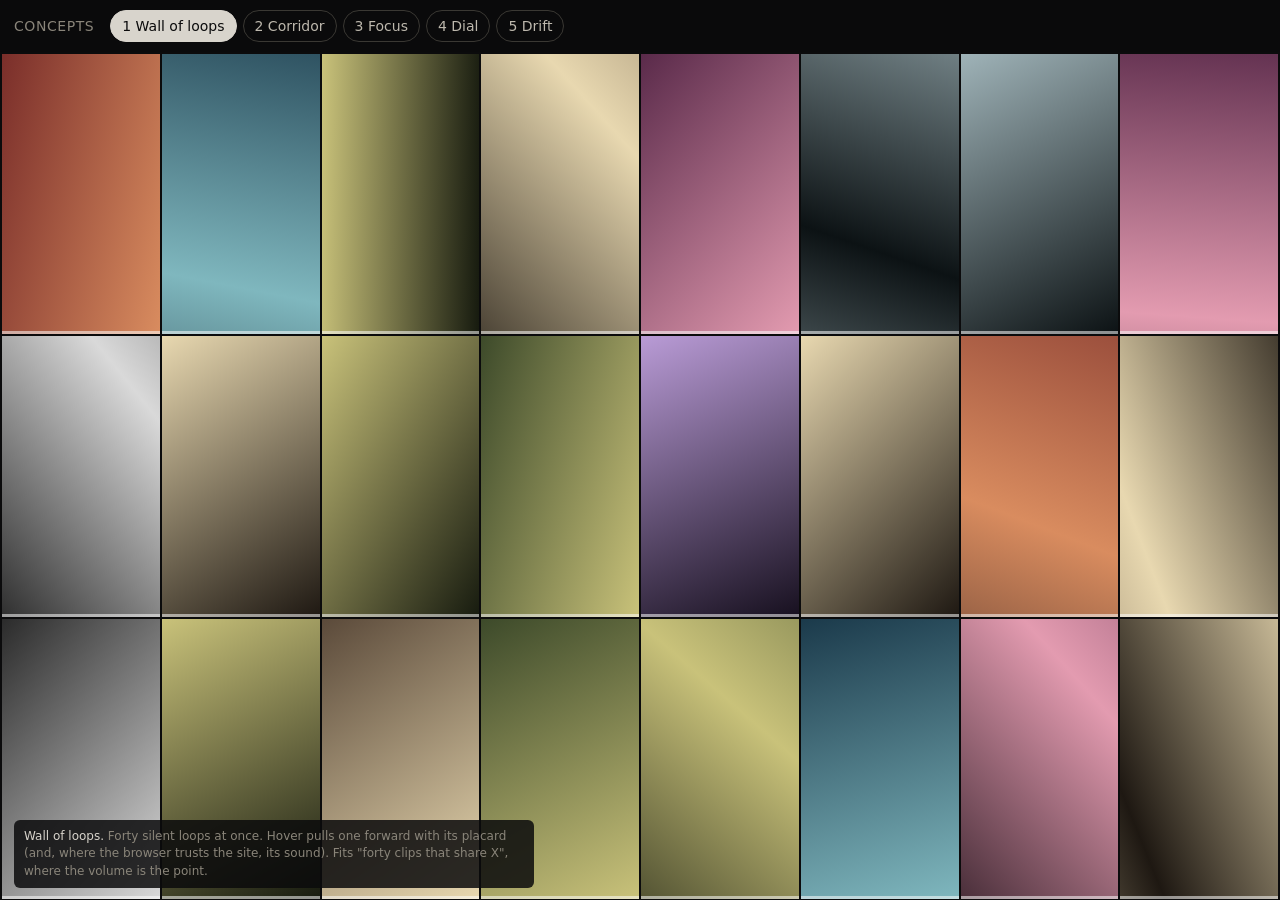
<file: docs/design-concepts.html>
<!doctype html>
<meta charset="utf-8">
<title>Design concepts (placeholders)</title>
<meta name="viewport" content="width=device-width,initial-scale=1">
<style>
*{box-sizing:border-box;margin:0}
html,body{height:100%;background:#0b0b0c;color:#d8d4cc;font:14px/1.45 ui-sans-serif,system-ui,sans-serif;overflow:hidden}
nav{position:fixed;top:0;left:0;right:0;z-index:50;display:flex;gap:6px;padding:10px 14px;background:#0b0b0cdd;backdrop-filter:blur(6px);align-items:center}
nav b{margin-right:10px;font-weight:500;letter-spacing:.04em;color:#8a857a}
nav button{background:none;border:1px solid #3a3833;color:#bdb8ad;padding:5px 11px;border-radius:99px;cursor:pointer;font:inherit}
nav button.on{background:#d8d4cc;color:#0b0b0c;border-color:#d8d4cc}
.view{position:absolute;inset:0;padding-top:52px;display:none;overflow:auto}
.view.on{display:block}
.note{position:fixed;left:14px;bottom:12px;z-index:40;max-width:520px;font-size:12px;color:#8a857a;background:#0b0b0cd9;padding:8px 10px;border-radius:6px}
.note em{color:#d8d4cc;font-style:normal}

/* placeholder "clip": a moving gradient standing in for a looping video */
.clip{position:relative;overflow:hidden;background:var(--g);background-size:300% 300%;animation:shift var(--d,6s) ease-in-out infinite alternate}
.clip::after{content:"";position:absolute;left:0;bottom:0;height:3px;width:100%;background:#ffffff88;transform-origin:left;animation:bar var(--d,6s) linear infinite}
.clip .cap{position:absolute;left:8px;top:6px;font-size:11px;color:#fffc;text-shadow:0 1px 3px #000a;opacity:0;transition:.25s}
@keyframes shift{from{background-position:0 0}to{background-position:100% 100%}}
@keyframes bar{from{transform:scaleX(0)}to{transform:scaleX(1)}}

/* 1 wall */
#wall .grid{display:grid;grid-template-columns:repeat(8,1fr);gap:2px;padding:2px}
#wall .clip{aspect-ratio:9/16;transition:transform .3s,z-index 0s;cursor:pointer}
#wall .clip:hover{transform:scale(2.4);z-index:5;box-shadow:0 20px 60px #000}
#wall .clip:hover .cap{opacity:1}
/* 2 corridor */
#corr{padding:0}
#corr .spacer{height:520vh;position:relative}
#corr .stick{position:sticky;top:0;height:100vh;overflow:hidden}
#corr .track{position:absolute;top:0;left:0;height:100%;display:flex;align-items:center;gap:7vw;padding:0 12vw;will-change:transform}
#corr .clip{flex:none;border-radius:2px}
#corr .lab{position:absolute;bottom:-26px;left:0;font-size:12px;color:#8a857a;white-space:nowrap}
#corr .item{position:relative;flex:none}
/* 3 focus */
#focus{padding:0;scroll-snap-type:y mandatory}
#focus .slide{height:100vh;scroll-snap-align:start;position:relative;overflow:hidden}
#focus .slide .clip{position:absolute;inset:0;transform:scale(1.08);transition:transform 2.2s,opacity 1s;opacity:.25}
#focus .slide.in .clip{transform:scale(1);opacity:1}
#focus .meta{position:absolute;left:5vw;bottom:8vh;font-size:13px;letter-spacing:.04em;text-shadow:0 2px 12px #000;opacity:0;transform:translateY(12px);transition:.9s .5s}
#focus .slide.in .meta{opacity:1;transform:none}
#focus .badge{position:absolute;right:20px;top:64px;font-size:11px;padding:4px 9px;border:1px solid #fff6;border-radius:99px;background:#0008}
/* 4 dial */
#dial{display:none;place-items:center}
#dial.on{display:grid}
#dial .ring{position:relative;width:min(78vh,78vw);aspect-ratio:1;border:1px solid #2d2b27;border-radius:50%}
#dial .ring::before{content:"";position:absolute;inset:18%;border:1px dashed #23211e;border-radius:50%}
#dial .clip{position:absolute;width:11%;aspect-ratio:9/16;transform:translate(-50%,-50%);transition:transform .35s;cursor:pointer;border-radius:2px}
#dial .clip:hover{transform:translate(-50%,-50%) scale(3);z-index:9}
#dial .clip:hover .cap{opacity:1}
#dial .h{position:absolute;font-size:11px;color:#6d695f;transform:translate(-50%,-50%)}
#dial .mid{position:absolute;inset:0;display:grid;place-items:center;text-align:center;color:#8a857a;pointer-events:none}
/* 5 drift */
#drift{overflow:hidden}
#drift .clip{position:absolute;cursor:pointer;box-shadow:0 10px 40px #0008;transition:box-shadow .3s}
#drift .clip.top{z-index:20;box-shadow:0 30px 90px #000}
#drift .clip.top .cap{opacity:1}
</style>

<nav><b>CONCEPTS</b>
<button data-v="wall" class="on">1 Wall of loops</button><button data-v="corr">2 Corridor</button>
<button data-v="focus">3 Focus</button><button data-v="dial">4 Dial</button><button data-v="drift">5 Drift</button></nav>

<section class="view on" id="wall"><div class="grid"></div></section>
<section class="view" id="corr"><div class="spacer"><div class="stick"><div class="track"></div></div></div></section>
<section class="view" id="focus"></section>
<section class="view" id="dial"><div class="ring"><div class="mid">24 hours<br>position = local hour</div></div></section>
<section class="view" id="drift"></section>

<div class="note" id="note"></div>

<script>
const NOTES={
 wall:'<em>Wall of loops.</em> Forty silent loops at once. Hover pulls one forward with its placard (and, where the browser trusts the site, its sound). Fits "forty clips that share X", where the volume is the point.',
 corr:'<em>Corridor.</em> Scrolling down walks you sideways through clips at different scales; placards sit underneath like wall labels. Fits chronological or "spaces visited in order" exhibitions.',
 focus:'<em>Focus.</em> One clip fills the screen at a time and starts when it arrives (sound attempted, falls back to silent with a badge). Fits a few strong specimens where each deserves the whole room.',
 dial:'<em>Dial.</em> Layout is data: each clip sits at its local hour on a 24 h ring. The shape of a day appears without any caption. Fits "what else happens at this hour".',
 drift:'<em>Drift.</em> Clips of different sizes float slowly across a dark floor; click brings one forward. Fits loose, associative sets with no order.'
};
const PAL=[['#7a2e2a','#d98c5f','#2b1a1a'],['#1b3a4b','#7fb7be','#0d1b24'],['#3d4a2a','#c9c27a','#171b0f'],['#42305b','#b99bd6','#17101f'],
 ['#5b4a3a','#e8d8b0','#1e1812'],['#23323a','#9fb3b8','#0c1214'],['#5a2a4a','#e39bb0','#1b0e16'],['#2b2b2b','#d9d9d9','#0a0a0a']];
const PL=['Minatomirai','Chita','Yokohama','Shibuya','Kamakura','Odaiba'],TOD=['dawn','morning','midday','afternoon','evening','night'];
let seed=7;const rnd=()=>(seed=(seed*16807)%2147483647)/2147483647;
const mk=(i,extra='')=>{const p=PAL[Math.floor(rnd()*PAL.length)],d=(2+rnd()*3).toFixed(1);
 const e=document.createElement('div');e.className='clip';
 e.style.setProperty('--g',`linear-gradient(${Math.floor(rnd()*360)}deg,${p[0]},${p[1]},${p[2]},${p[1]})`);e.style.setProperty('--d',d+'s');
 e.innerHTML=`<span class="cap">${PL[i%PL.length]} · ${TOD[i%6]} · ${d} s</span>`;return e;};

// 1 wall
const g=document.querySelector('#wall .grid');for(let i=0;i<40;i++)g.append(mk(i));
// 2 corridor
const track=document.querySelector('#corr .track');
for(let i=0;i<14;i++){const it=document.createElement('div');it.className='item';const c=mk(i);
 const w=[220,340,260,420,300][i%5],land=i%3==0;c.style.width=w+'px';c.style.height=(land?w*.56:w*1.6)+'px';
 it.style.marginTop=((i%4)-1.5)*40+'px';it.append(c);const l=document.createElement('div');l.className='lab';
 l.textContent=`${PL[i%PL.length]}, ${TOD[i%6]}. Duration ${(2+rnd()*3).toFixed(1)} seconds.`;it.append(l);track.append(it);}
const corr=document.getElementById('corr');
corr.addEventListener('scroll',()=>{const max=corr.scrollHeight-corr.clientHeight,p=corr.scrollTop/max;
 track.style.transform=`translateX(${-p*(track.scrollWidth-corr.clientWidth)}px)`;});
// 3 focus
const focus=document.getElementById('focus');
for(let i=0;i<6;i++){const s=document.createElement('div');s.className='slide';s.append(mk(i+3));
 const m=document.createElement('div');m.className='meta';m.textContent=`${PL[i%PL.length]}, ${TOD[(i+2)%6]}. Duration ${(2+rnd()*3).toFixed(1)} seconds.`;s.append(m);
 const b=document.createElement('div');b.className='badge';b.textContent=i%2?'sound on (site trusted)':'muted: click for sound (autoplay blocked)';s.append(b);focus.append(s);}
const io=new IntersectionObserver(es=>es.forEach(e=>e.target.classList.toggle('in',e.isIntersecting)),{root:focus,threshold:.6});
focus.querySelectorAll('.slide').forEach(s=>io.observe(s));
// 4 dial
const ring=document.querySelector('#dial .ring');
for(let h=0;h<24;h+=3){const a=(h/24)*2*Math.PI-Math.PI/2,t=document.createElement('div');t.className='h';t.textContent=String(h).padStart(2,'0');
 t.style.left=50+54*Math.cos(a)+'%';t.style.top=50+54*Math.sin(a)+'%';ring.append(t);}
for(let i=0;i<36;i++){const hr=[7,8,8,9,12,12,13,15,16,17,18,18,19,19,19,20,20,21,22,23,23,0,1,10,11,14,17,18,19,20,12,8,19,21,6,13][i];
 const a=((hr+rnd())/24)*2*Math.PI-Math.PI/2,r=30+rnd()*14,c=mk(i);c.style.left=50+r*Math.cos(a)+'%';c.style.top=50+r*Math.sin(a)+'%';ring.append(c);}
// 5 drift
const drift=document.getElementById('drift');const items=[];
for(let i=0;i<16;i++){const c=mk(i),w=120+rnd()*260;c.style.width=w+'px';c.style.height=w*(rnd()>.5?1.7:.58)+'px';drift.append(c);
 items.push({c,x:rnd()*innerWidth,y:60+rnd()*(innerHeight-200),vx:(rnd()-.5)*.25,vy:(rnd()-.5)*.15});
 c.onclick=()=>{drift.querySelectorAll('.top').forEach(t=>t.classList.remove('top'));c.classList.add('top');};}
(function tick(){for(const o of items){if(o.c.classList.contains('top'))continue;o.x+=o.vx;o.y+=o.vy;
 if(o.x<-100||o.x>innerWidth-60)o.vx*=-1;if(o.y<50||o.y>innerHeight-120)o.vy*=-1;o.c.style.transform=`translate(${o.x}px,${o.y}px)`;}
 requestAnimationFrame(tick);})();

// nav
const note=document.getElementById('note');
function show(v){document.querySelectorAll('.view').forEach(e=>e.classList.toggle('on',e.id===v));
 document.querySelectorAll('nav button').forEach(b=>b.classList.toggle('on',b.dataset.v===v));note.innerHTML=NOTES[v];
 if(v==='focus'){const f=document.getElementById('focus');f.scrollTop=0;f.querySelector('.slide').classList.add('in');}}
document.querySelectorAll('nav button').forEach(b=>b.onclick=()=>show(b.dataset.v));show('wall');
</script>
</file>
